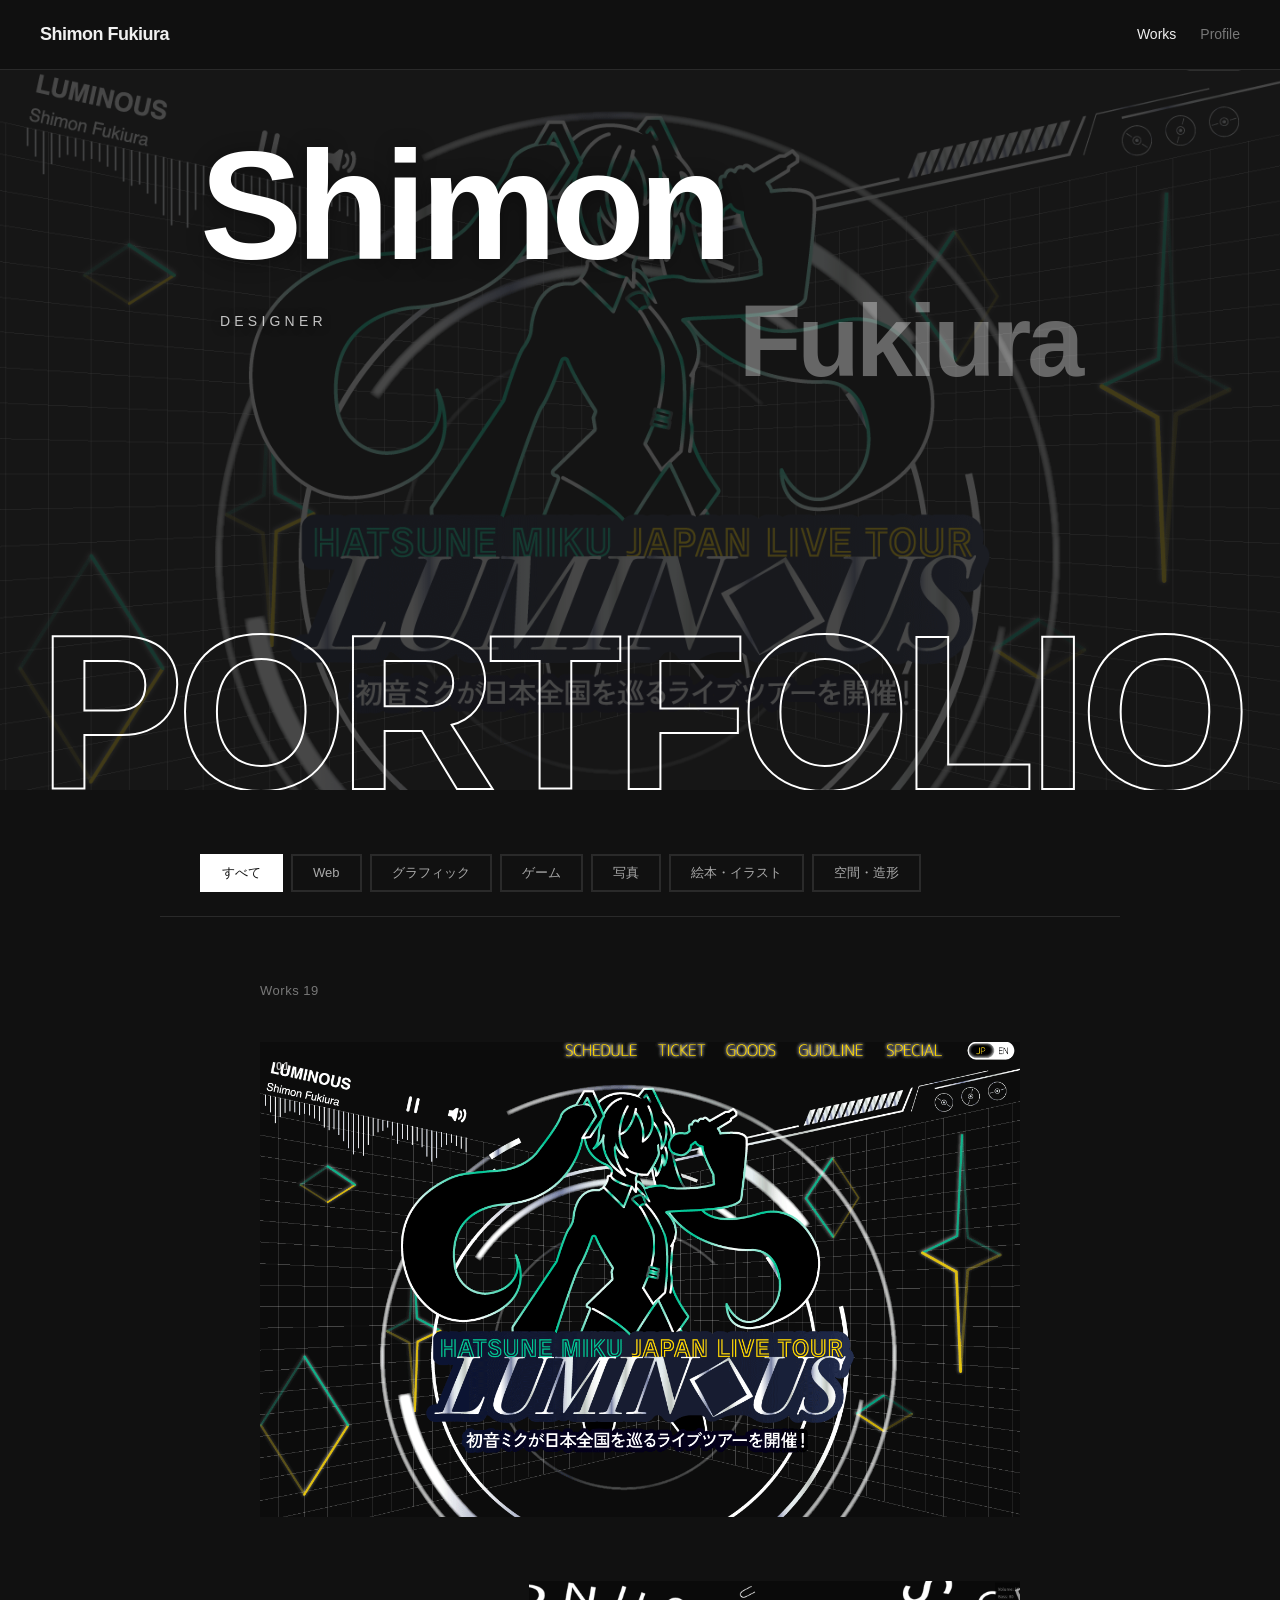
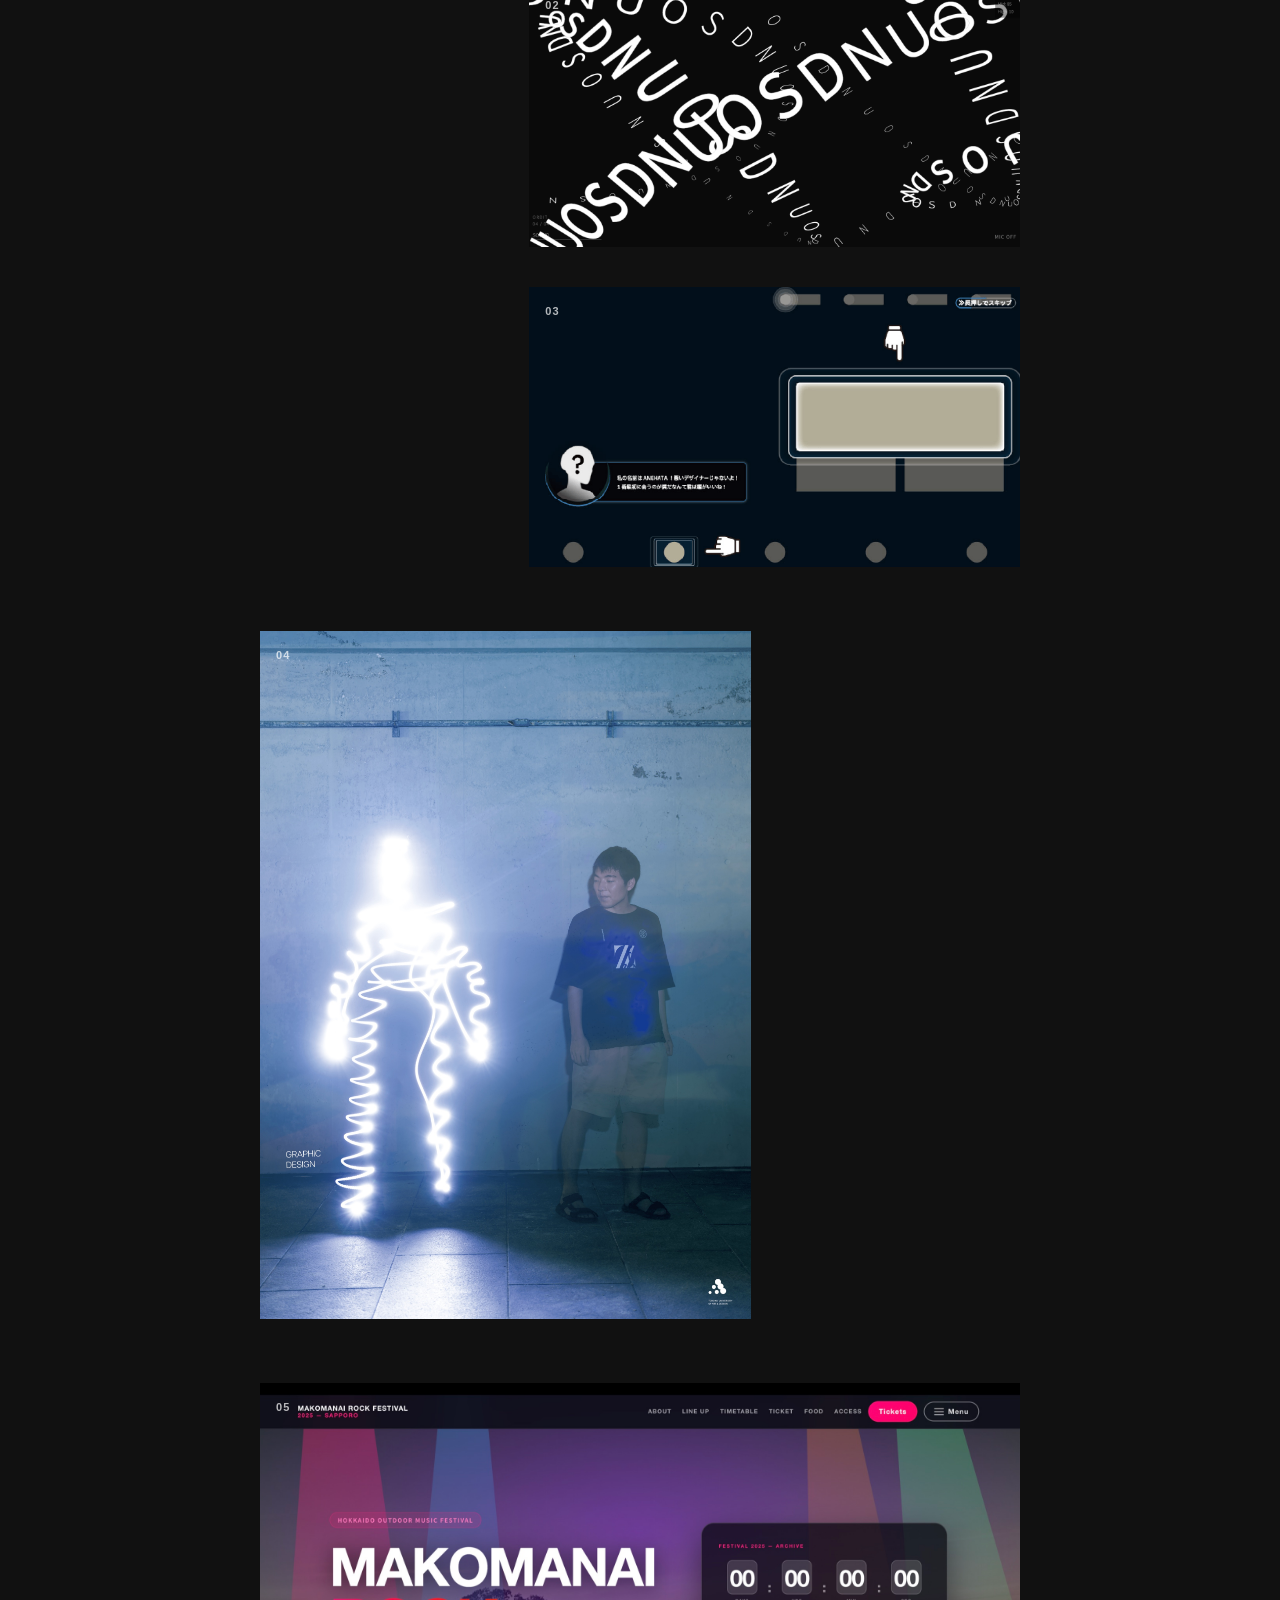
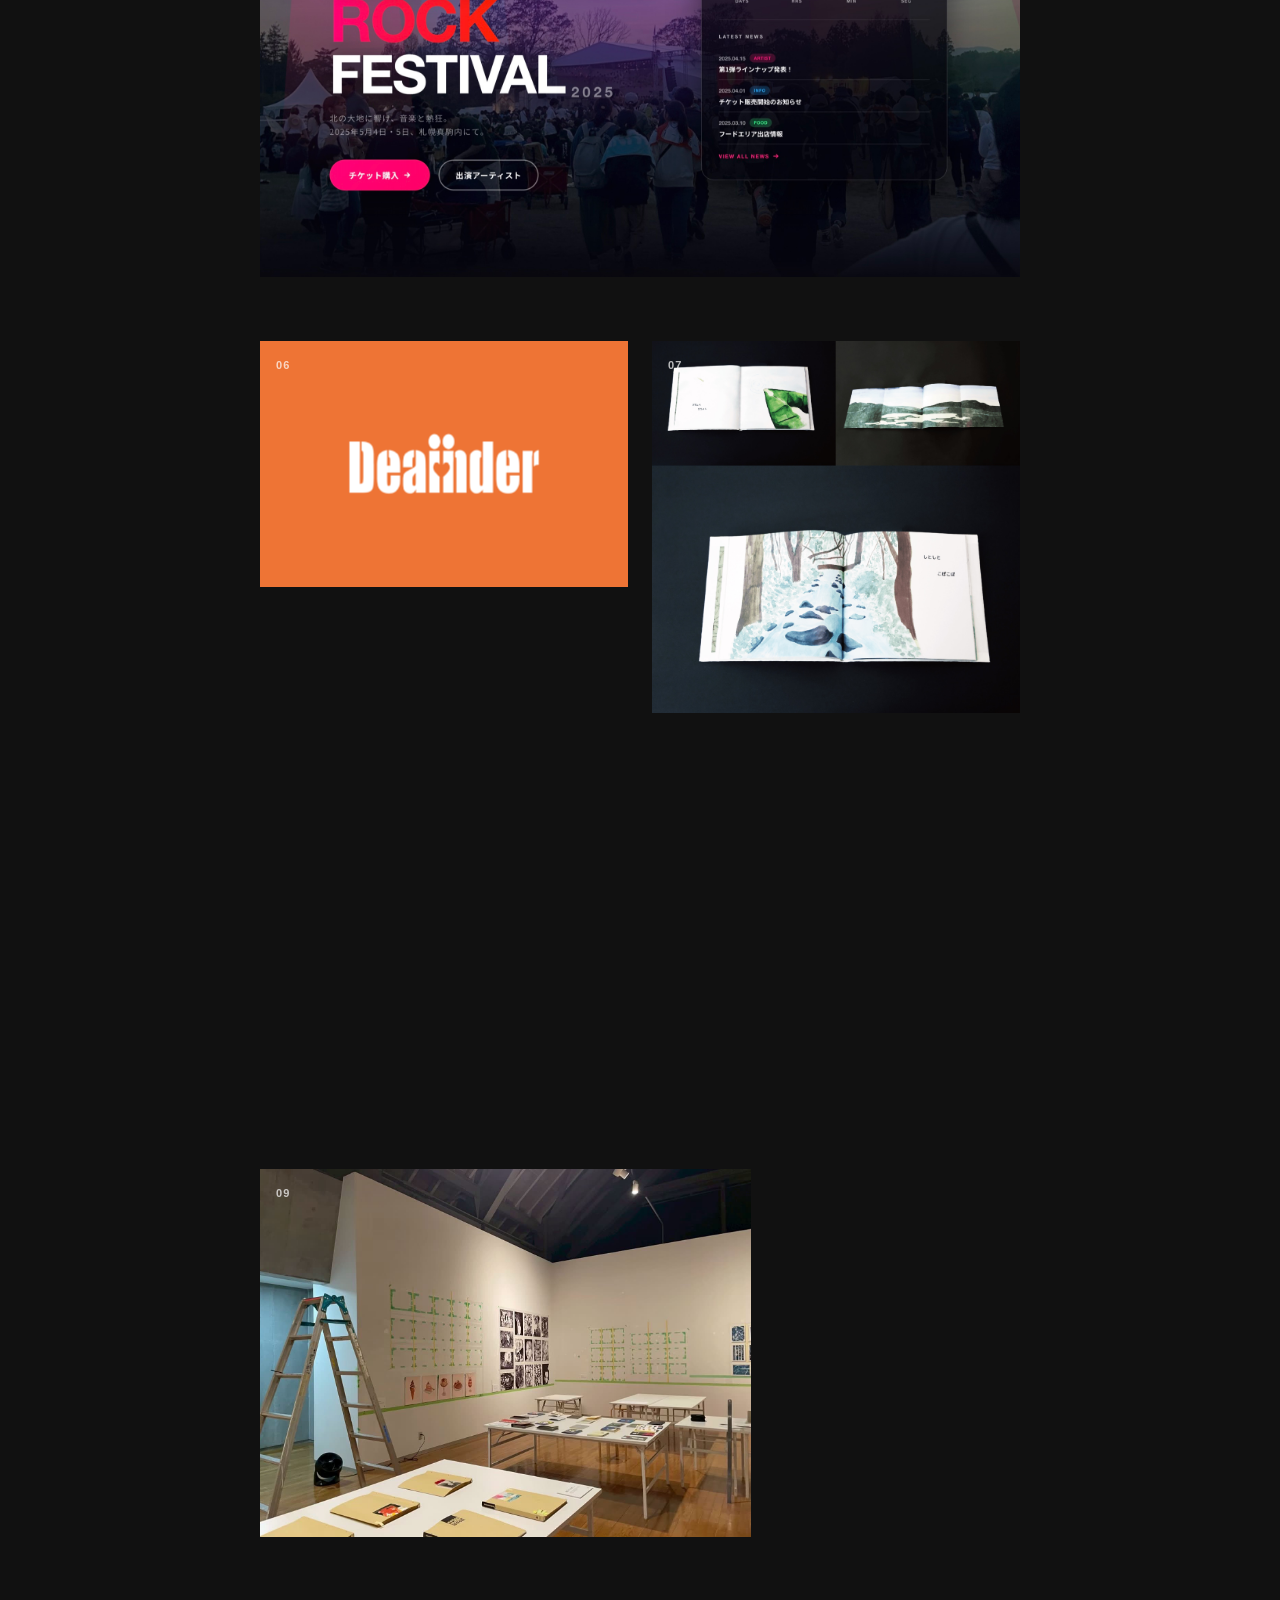
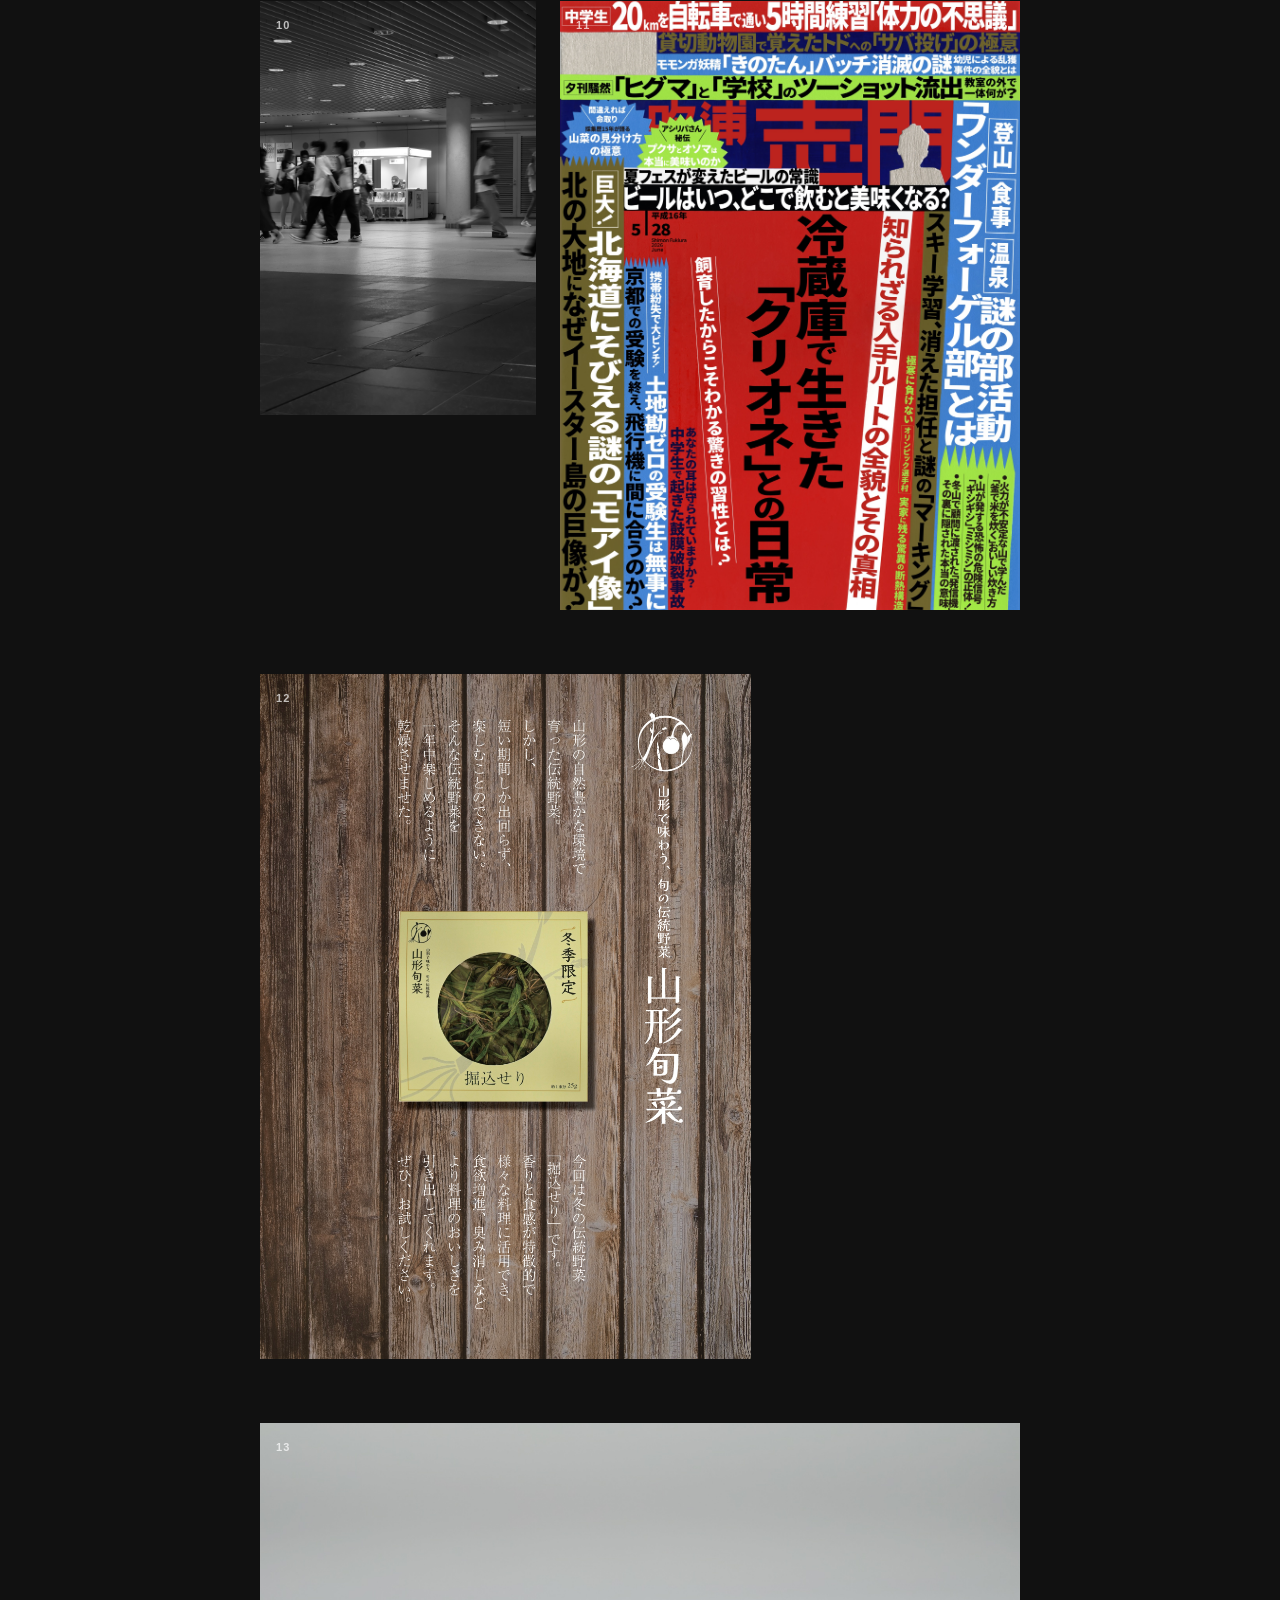
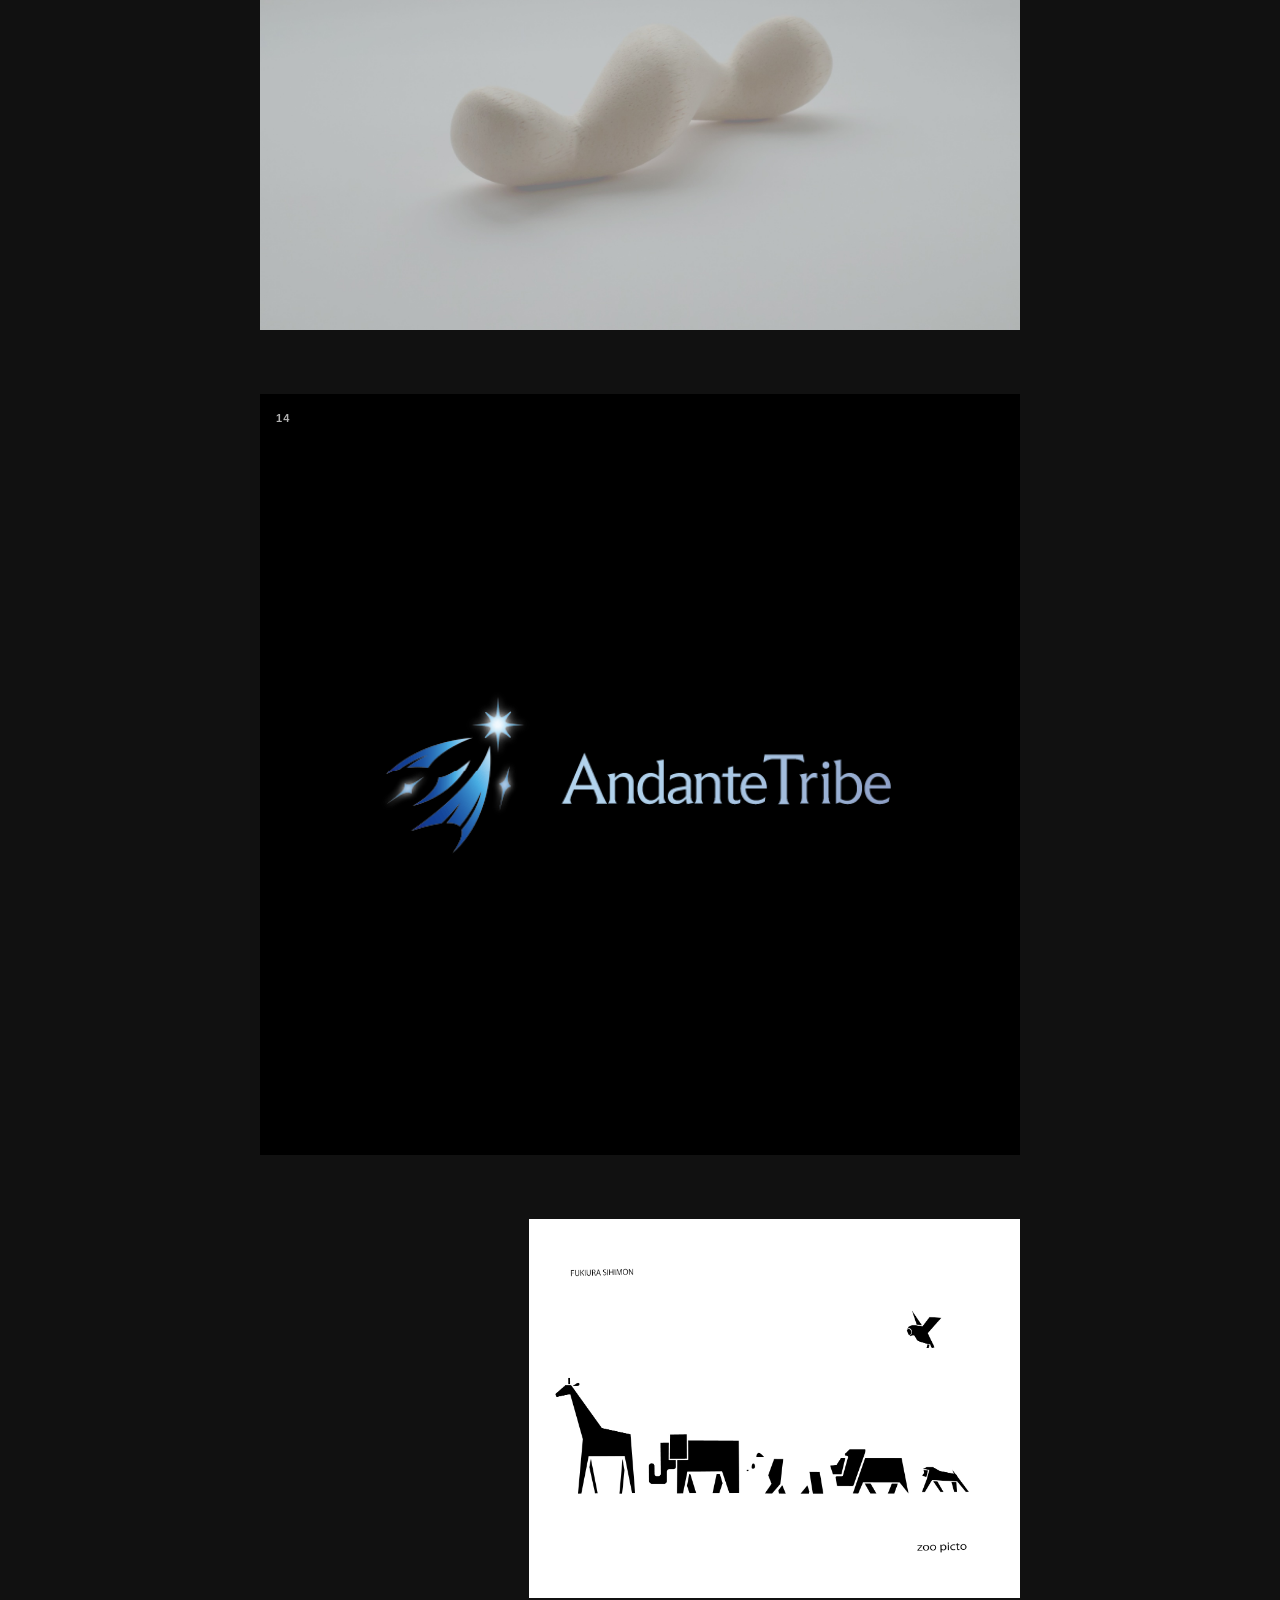
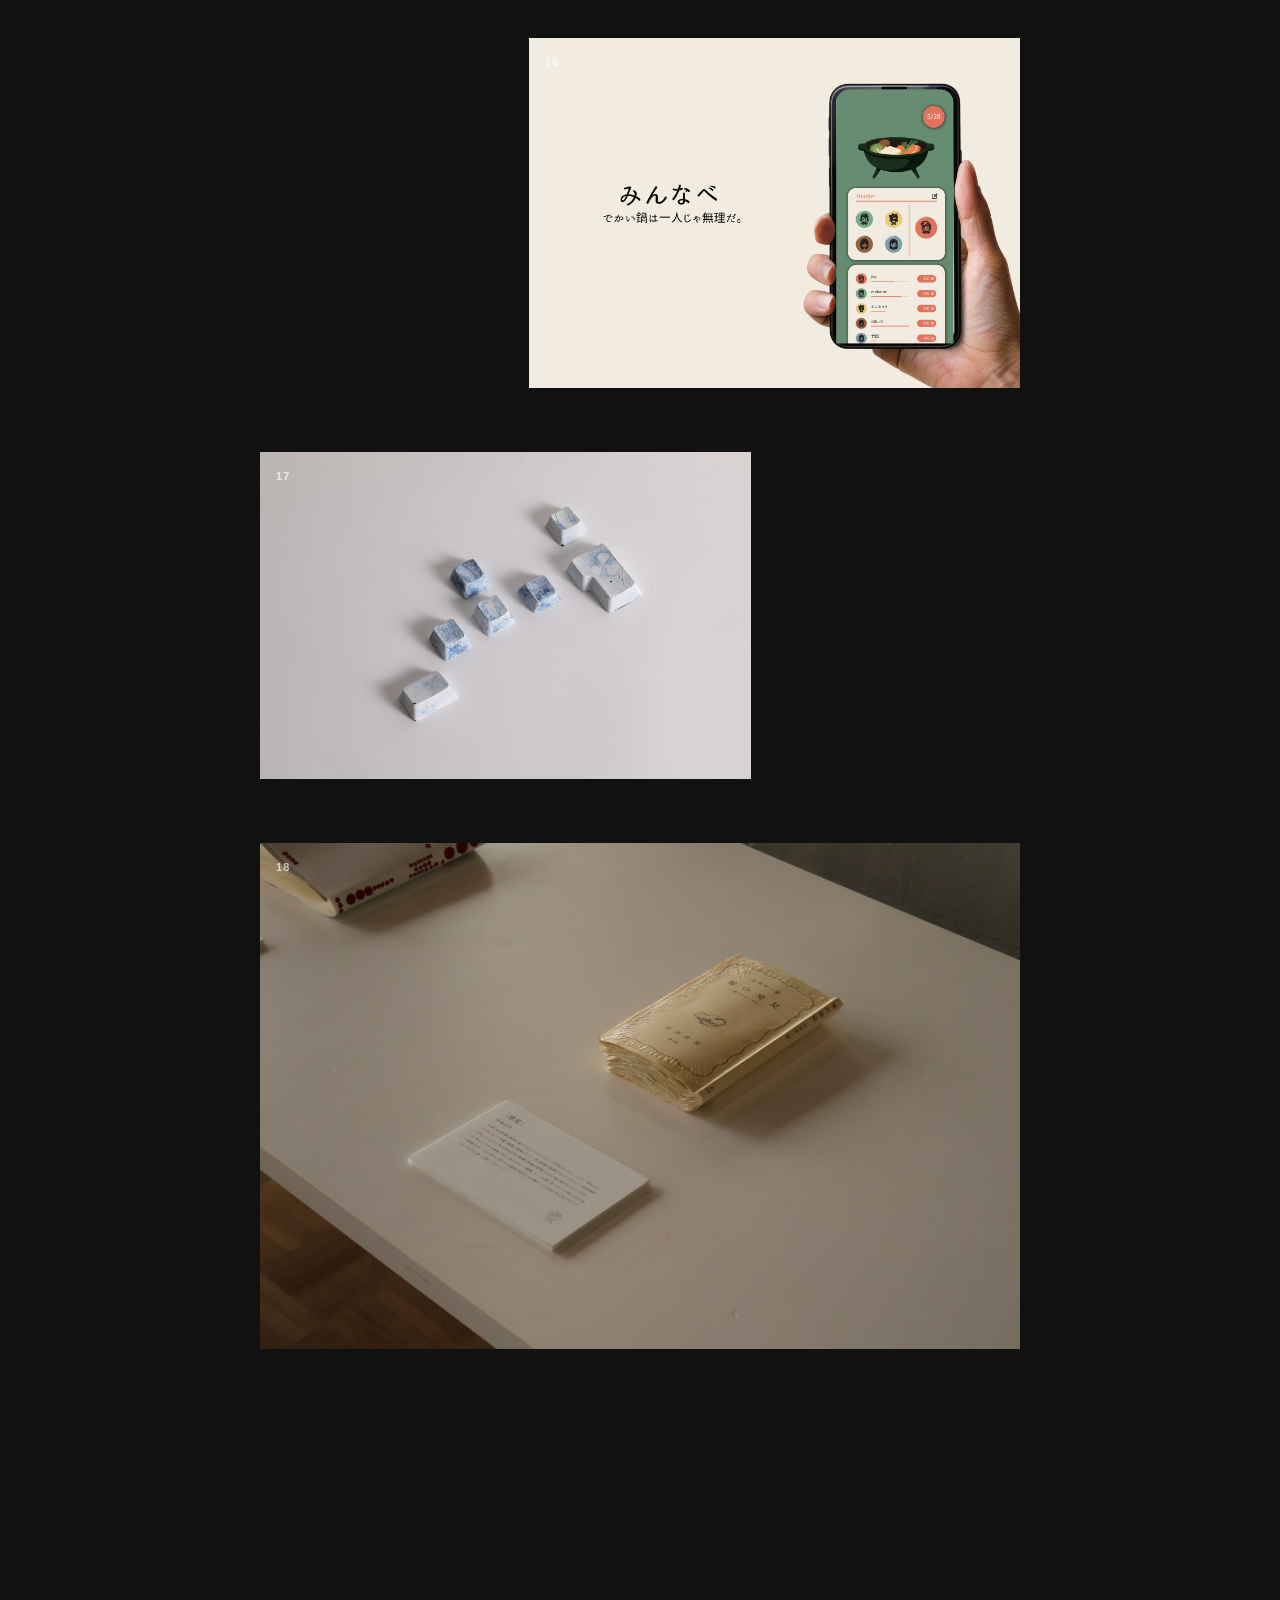
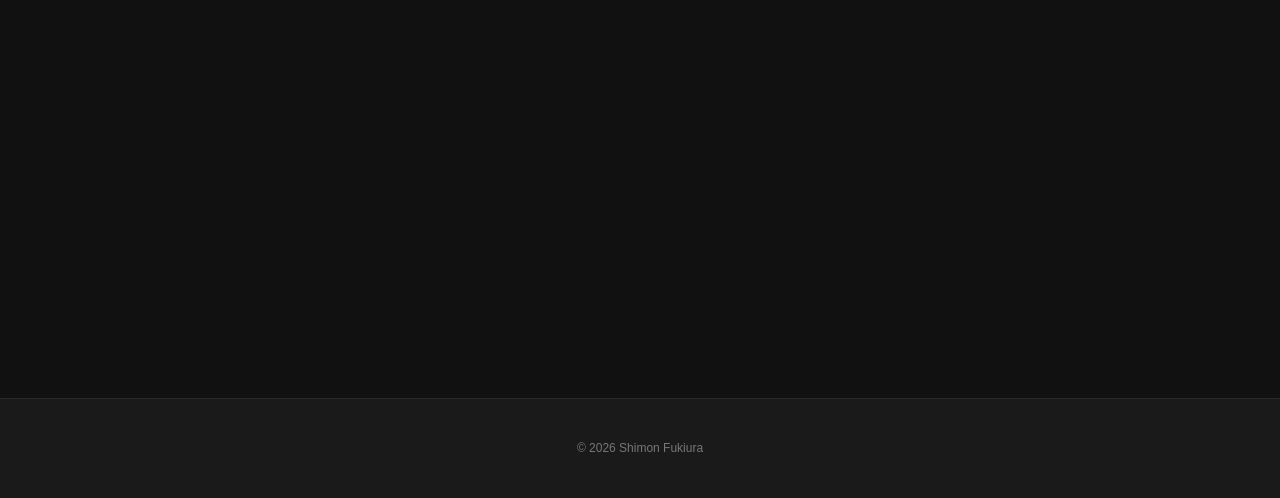
<file: index.html>
<!DOCTYPE html>
<html lang="ja">
<head>
  <meta charset="UTF-8">
  <meta name="viewport" content="width=device-width, initial-scale=1.0">
  <title>Shimon Fukiura — Portfolio</title>
  <meta name="description" content="Shimon Fukiura のポートフォリオサイト。Web・グラフィック・空間など幅広い領域の制作物を紹介しています。">
  <link rel="stylesheet" href="css/style.css?v=30">
</head>
<body>

  <!-- ヘッダー -->
  <header class="header">
    <a href="index.html" class="header__logo">Shimon Fukiura</a>
    <nav class="header__nav" id="globalNav">
      <a href="index.html" class="header__nav-link header__nav-link--active">Works</a>
      <a href="profile.html" class="header__nav-link">Profile</a>
    </nav>
    <button class="header__hamburger" id="hamburgerBtn" aria-label="メニューを開く" aria-expanded="false">
      <span></span><span></span><span></span>
    </button>
  </header>

  <!-- ヒーローセクション -->
  <section class="hero">
    <div class="hero__deco" aria-hidden="true">PORTFOLIO</div>
    <div class="hero__inner">
      <h1 class="hero__first-name">Shimon</h1>
      <span class="hero__last-name" aria-hidden="true">Fukiura</span>
      <p class="hero__title">Designer</p>
    </div>
  </section>

  <!-- カテゴリフィルタ -->
  <div class="filter" id="categoryFilter" role="toolbar" aria-label="カテゴリフィルタ">
    <button class="filter__btn filter__btn--active" data-category="all">すべて</button>
    <button class="filter__btn" data-category="Web">Web</button>
    <button class="filter__btn" data-category="グラフィック">グラフィック</button>
    <button class="filter__btn" data-category="ゲーム">ゲーム</button>
    <button class="filter__btn" data-category="写真">写真</button>
    <button class="filter__btn" data-category="絵本・イラスト">絵本・イラスト</button>
    <button class="filter__btn" data-category="空間・造形">空間・造形</button>
  </div>

  <!-- 作品一覧 -->
  <section class="works">
    <p class="works__heading">Works <span id="worksCount">13</span></p>
    <div class="works__flow" id="worksFlow">
      <!-- JSで動的に描画 -->
    </div>
  </section>

  <!-- フッター -->
  <footer class="footer">
    <p class="footer__copy">&copy; 2026 Shimon Fukiura</p>
  </footer>

  <script src="js/main.js?v=9"></script>
</body>
</html>
</file>
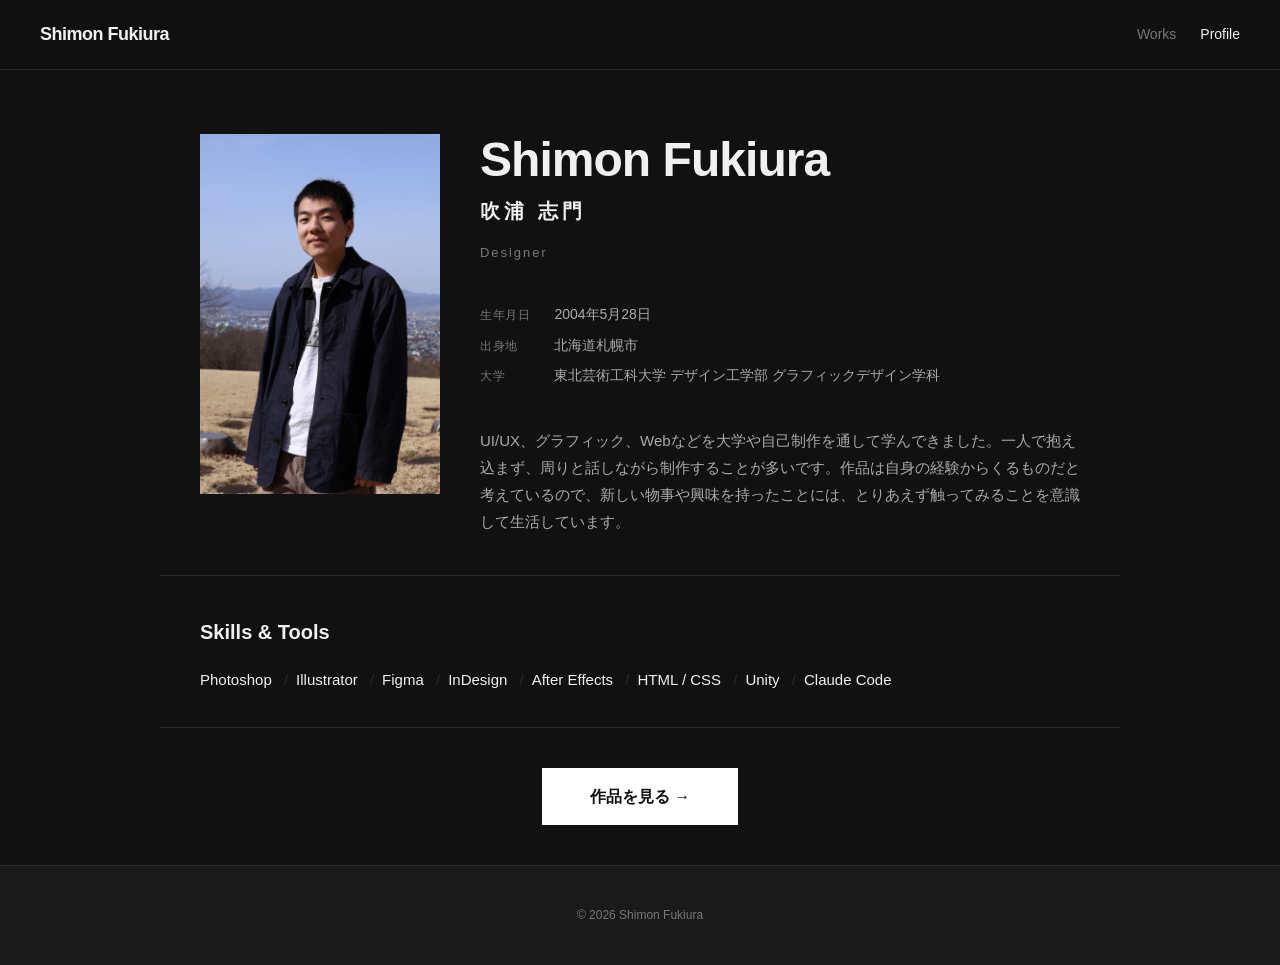
<file: profile.html>
<!DOCTYPE html>
<html lang="ja">
<head>
  <meta charset="UTF-8">
  <meta name="viewport" content="width=device-width, initial-scale=1.0">
  <title>Profile — Shimon Fukiura</title>
  <meta name="description" content="Shimon Fukiura のプロフィール。Web・グラフィック・空間デザインを手がけるデザイナーです。">
  <link rel="stylesheet" href="css/style.css?v=29">
</head>
<body>

  <!-- ヘッダー -->
  <header class="header">
    <a href="index.html" class="header__logo">Shimon Fukiura</a>
    <nav class="header__nav" id="globalNav">
      <a href="index.html" class="header__nav-link">Works</a>
      <a href="profile.html" class="header__nav-link header__nav-link--active">Profile</a>
    </nav>
    <button class="header__hamburger" id="hamburgerBtn" aria-label="メニューを開く" aria-expanded="false">
      <span></span><span></span><span></span>
    </button>
  </header>

  <main class="profile">

    <!-- プロフィールヘッダー -->
    <section class="profile__header fade-in">
      <img class="profile__photo" src="images/顔写真/IMG_1886.JPG" alt="吹浦 志門">
      <div class="profile__info">
        <h1 class="profile__name">Shimon Fukiura</h1>
        <p class="profile__name-ja">吹浦 志門</p>
        <p class="profile__title">Designer</p>
        <div class="profile__details">
          <p><span class="profile__details-label">生年月日</span><span class="profile__details-value">2004年5月28日</span></p>
          <p><span class="profile__details-label">出身地</span><span class="profile__details-value">北海道札幌市</span></p>
          <p><span class="profile__details-label">大学</span><span class="profile__details-value">東北芸術工科大学 デザイン工学部 グラフィックデザイン学科</span></p>
        </div>
        <p class="profile__bio">
          UI/UX、グラフィック、Webなどを大学や自己制作を通して学んできました。一人で抱え込まず、周りと話しながら制作することが多いです。作品は自身の経験からくるものだと考えているので、新しい物事や興味を持ったことには、とりあえず触ってみることを意識して生活しています。
        </p>
      </div>
    </section>

    <!-- スキル・使用ツール -->
    <section class="profile__skills fade-in">
      <h2>Skills & Tools</h2>
      <div class="profile__skills-list">
        <span class="profile__skill-item">Photoshop</span>
        <span class="profile__skill-item">Illustrator</span>
        <span class="profile__skill-item">Figma</span>
        <span class="profile__skill-item">InDesign</span>
        <span class="profile__skill-item">After Effects</span>
        <span class="profile__skill-item">HTML / CSS</span>
        <span class="profile__skill-item">Unity</span>
        <span class="profile__skill-item">Claude Code</span>
      </div>
    </section>

    <!-- CTA -->
    <section class="profile__cta fade-in">
      <a href="index.html" class="profile__cta-link">作品を見る →</a>
    </section>

  </main>

  <!-- フッター -->
  <footer class="footer">
    <p class="footer__copy">&copy; 2026 Shimon Fukiura</p>
  </footer>

  <script src="js/main.js?v=9"></script>
</body>
</html>
</file>
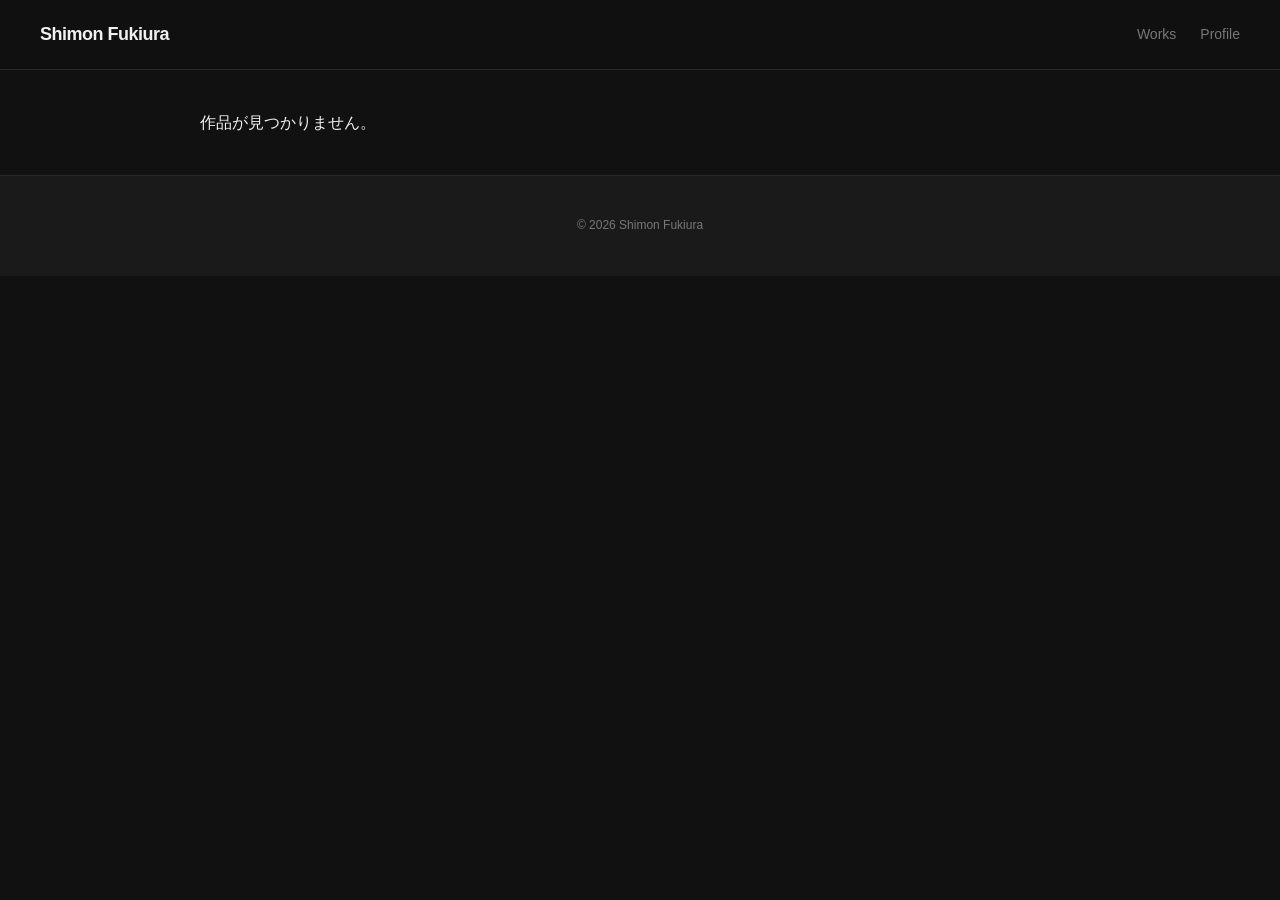
<file: work.html>
<!DOCTYPE html>
<html lang="ja">
<head>
  <meta charset="UTF-8">
  <meta name="viewport" content="width=device-width, initial-scale=1.0">
  <title>作品詳細 — Shimon Fukiura</title>
  <meta name="description" content="Shimon Fukiura の作品詳細ページ">
  <link rel="stylesheet" href="css/style.css?v=29">
</head>
<body>

  <!-- ヘッダー -->
  <header class="header">
    <a href="index.html" class="header__logo">Shimon Fukiura</a>
    <nav class="header__nav" id="globalNav">
      <a href="index.html" class="header__nav-link">Works</a>
      <a href="profile.html" class="header__nav-link">Profile</a>
    </nav>
    <button class="header__hamburger" id="hamburgerBtn" aria-label="メニューを開く" aria-expanded="false">
      <span></span><span></span><span></span>
    </button>
  </header>

  <!-- 作品詳細コンテンツ（JSで描画） -->
  <main class="work-detail" id="workDetailContent">
  </main>

  <!-- フッター -->
  <footer class="footer">
    <p class="footer__copy">&copy; 2026 Shimon Fukiura</p>
  </footer>

  <script src="js/main.js?v=9"></script>
</body>
</html>
</file>
<file: css/style.css>
/* ========================================
   カスタムプロパティ
   ======================================== */
:root {
  /* カラー（ダークテーマ） */
  --color-bg: #111111;
  --color-bg-sub: #1a1a1a;
  --color-text: #f0f0f0;
  --color-text-sub: #aaaaaa;
  --color-text-muted: #777777;
  --color-border: #2a2a2a;
  --color-accent: #f0f0f0;
  --color-white: #ffffff;

  /* タイポグラフィ */
  --font-base: 'Helvetica Neue', Arial, 'Hiragino Kaku Gothic ProN', 'Hiragino Sans', Meiryo, sans-serif;
  --font-weight-normal: 400;
  --font-weight-bold: 700;
  --font-weight-black: 900;

  /* スペーシング */
  --space-xs: 4px;
  --space-sm: 8px;
  --space-md: 16px;
  --space-lg: 24px;
  --space-xl: 40px;
  --space-2xl: 64px;
  --space-3xl: 100px;

  /* レイアウト */
  --content-max-width: 960px;
  --content-padding: 40px;

  /* トランジション */
  --transition-fast: 0.2s ease;
  --transition-base: 0.35s ease;
  --transition-slow: 0.5s ease;
}

@media (max-width: 768px) {
  :root {
    --content-padding: 20px;
    --space-3xl: 60px;
  }
}

/* ========================================
   リセット・ベース
   ======================================== */
*,
*::before,
*::after {
  margin: 0;
  padding: 0;
  box-sizing: border-box;
}

html {
  scroll-behavior: smooth;
  -webkit-text-size-adjust: 100%;
}

body {
  font-family: var(--font-base);
  font-weight: var(--font-weight-normal);
  color: var(--color-text);
  background-color: var(--color-bg);
  line-height: 1.6;
  -webkit-font-smoothing: antialiased;
  -moz-osx-font-smoothing: grayscale;
}

img {
  max-width: 100%;
  height: auto;
  display: block;
}

a {
  color: inherit;
  text-decoration: none;
}

button {
  font-family: inherit;
  cursor: pointer;
  border: none;
  background: none;
}

ul, ol {
  list-style: none;
}

/* ========================================
   ヘッダー
   ======================================== */
.header {
  display: flex;
  justify-content: space-between;
  align-items: center;
  padding: 20px var(--content-padding);
  position: sticky;
  top: 0;
  background: rgba(17, 17, 17, 0.95);
  backdrop-filter: blur(8px);
  -webkit-backdrop-filter: blur(8px);
  z-index: 100;
  border-bottom: 1px solid var(--color-border);
}

.header__logo {
  font-size: 18px;
  font-weight: var(--font-weight-bold);
  color: var(--color-text);
  letter-spacing: -0.5px;
}

.header__nav {
  display: flex;
  gap: var(--space-lg);
  align-items: center;
}

.header__nav-link {
  font-size: 14px;
  color: var(--color-text-muted);
  transition: color var(--transition-fast);
}

.header__nav-link:hover,
.header__nav-link--active {
  color: var(--color-text);
}

/* SPナビ */
.header__hamburger {
  display: none;
  flex-direction: column;
  justify-content: center;
  gap: 5px;
  width: 28px;
  height: 28px;
  padding: 0;
}

.header__hamburger span {
  display: block;
  height: 2px;
  background: var(--color-text);
  transition: transform var(--transition-base), opacity var(--transition-base);
}

.header__hamburger--open span:nth-child(1) {
  transform: translateY(7px) rotate(45deg);
}

.header__hamburger--open span:nth-child(2) {
  opacity: 0;
}

.header__hamburger--open span:nth-child(3) {
  transform: translateY(-7px) rotate(-45deg);
}

@media (max-width: 768px) {
  .header__logo {
    font-size: 15px;
  }

  .header__nav {
    display: none;
  }

  .header__nav--open {
    display: flex;
    flex-direction: column;
    position: fixed;
    top: 0;
    left: 0;
    right: 0;
    bottom: 0;
    background: var(--color-bg);
    justify-content: center;
    align-items: center;
    gap: var(--space-xl);
    z-index: 200;
  }

  .header__nav--open .header__nav-link {
    font-size: 24px;
    color: var(--color-text);
  }

  .header__hamburger {
    display: flex;
    z-index: 300;
  }
}

/* ========================================
   ヒーローセクション
   ======================================== */
.hero {
  position: relative;
  min-height: 80vh;
  overflow: hidden;
  background: #1a1a1a;
}

.hero__bg {
  position: absolute;
  inset: 0;
  z-index: 0;
}

.hero__bg-img {
  position: absolute;
  inset: 0;
  width: 100%;
  height: 100%;
  object-fit: cover;
  opacity: 0;
  transition: opacity 1.5s ease;
}

.hero__bg-img--active {
  opacity: 0.2;
}

.hero__inner {
  position: relative;
  width: 100%;
  min-height: 80vh;
  max-width: var(--content-max-width);
  margin: 0 auto;
  z-index: 1;
}

.hero__first-name {
  position: absolute;
  top: 60px;
  left: var(--content-padding);
  font-size: clamp(72px, 12vw, 160px);
  font-weight: var(--font-weight-black);
  color: #fff;
  letter-spacing: -0.04em;
  line-height: 1;
  text-shadow: 0 2px 20px rgba(0, 0, 0, 0.4);
}

.hero__last-name {
  position: absolute;
  top: clamp(140px, 20vw, 220px);
  right: var(--content-padding);
  font-size: clamp(48px, 8vw, 110px);
  font-weight: var(--font-weight-black);
  color: rgba(255, 255, 255, 0.35);
  letter-spacing: -0.04em;
  line-height: 1;
  text-align: right;
}

.hero__title {
  position: absolute;
  top: clamp(180px, 22vw, 240px);
  left: calc(var(--content-padding) + 20px);
  font-size: 14px;
  color: rgba(255, 255, 255, 0.75);
  letter-spacing: 0.3em;
  text-transform: uppercase;
  text-shadow: 0 1px 8px rgba(0, 0, 0, 0.5);
}

.hero__intro {
  position: absolute;
  bottom: 60px;
  right: var(--content-padding);
  font-size: 14px;
  color: rgba(255, 255, 255, 0.85);
  max-width: 360px;
  text-align: right;
  line-height: 1.8;
  text-shadow: 0 1px 8px rgba(0, 0, 0, 0.5);
}

.hero__deco {
  position: absolute;
  bottom: -0.15em;
  left: 50%;
  transform: translateX(-50%);
  font-size: clamp(100px, 18vw, 220px);
  font-weight: var(--font-weight-black);
  color: transparent;
  -webkit-text-stroke: 2px #fff;
  letter-spacing: -0.04em;
  line-height: 1;
  white-space: nowrap;
  pointer-events: none;
  z-index: 0;
}

@media (max-width: 768px) {
  .hero {
    min-height: 70vh;
  }

  .hero__inner {
    min-height: 70vh;
  }

  .hero__title {
    font-size: 11px;
    letter-spacing: 0.2em;
  }

}

/* ========================================
   カテゴリフィルタ
   ======================================== */
.filter {
  padding: var(--space-2xl) var(--content-padding) var(--space-lg);
  border-bottom: 1px solid var(--color-border);
  display: flex;
  gap: var(--space-sm);
  flex-wrap: wrap;
  max-width: var(--content-max-width);
  margin: 0 auto;
}

.filter__btn {
  padding: 8px 20px;
  border: 2px solid var(--color-border);
  background: var(--color-bg);
  font-size: 13px;
  color: var(--color-text-sub);
  transition: all var(--transition-fast);
}

.filter__btn:hover {
  border-color: var(--color-text);
  color: var(--color-text);
}

.filter__btn--active {
  background: var(--color-white);
  color: #111111;
  border-color: var(--color-white);
}

@media (max-width: 768px) {
  .filter {
    flex-wrap: nowrap;
    overflow-x: auto;
    -webkit-overflow-scrolling: touch;
    scrollbar-width: none;
  }

  .filter::-webkit-scrollbar {
    display: none;
  }

  .filter__btn {
    flex-shrink: 0;
    padding: 6px 14px;
    font-size: 12px;
  }
}

/* ========================================
   作品一覧 — エディトリアル構成
   ======================================== */
.works {
  padding: var(--space-2xl) var(--space-3xl);
  max-width: var(--content-max-width);
  margin: 0 auto;
}

.works__heading {
  font-size: 13px;
  color: var(--color-text-muted);
  letter-spacing: 0.04em;
  margin-bottom: var(--space-xl);
}

.works__flow {
  display: flex;
  flex-direction: column;
  gap: var(--space-2xl);
}

/* レイアウトの行パターン */
.works__row {
  display: grid;
  gap: var(--space-lg);
}

.works__row--full {
  grid-template-columns: 1fr;
}

.works__row--right {
  grid-template-columns: 1fr 2fr;
}

.works__row--left {
  grid-template-columns: 2fr 1fr;
}

.works__row--pair {
  grid-template-columns: 1fr 1fr;
}

.works__row--offset-r {
  grid-template-columns: 3fr 5fr;
}

.works__row--offset-l {
  grid-template-columns: 5fr 3fr;
}

.works__spacer {
  pointer-events: none;
}

.works__column {
  display: flex;
  flex-direction: column;
  gap: var(--space-xl);
}

/* 作品カード */
.work-card {
  position: relative;
  overflow: hidden;
  display: block;
  height: fit-content;
  align-self: start;
  background: var(--color-bg);
}

.work-card__thumb {
  width: 100%;
  height: auto;
  display: block;
  background: var(--color-bg);
  transform: scale(1.03);
  transition: transform 0.5s ease;
}

.work-card__placeholder {
  width: 100%;
  aspect-ratio: 3/2;
  background: #2a2a2a;
  display: flex;
  align-items: center;
  justify-content: center;
  color: #666;
  font-size: 13px;
  transition: transform 0.5s ease;
}

.work-card:hover .work-card__thumb,
.work-card:hover .work-card__placeholder {
  transform: scale(1.06);
}

.work-card__num {
  position: absolute;
  top: var(--space-md);
  left: var(--space-md);
  font-size: 11px;
  color: rgba(255, 255, 255, 0.7);
  letter-spacing: 0.1em;
  font-weight: var(--font-weight-bold);
  z-index: 2;
}

.work-card__info {
  position: absolute;
  bottom: 0;
  left: 0;
  right: 0;
  padding: var(--space-lg) 24px;
  background: linear-gradient(transparent 0%, rgba(26, 26, 26, 0.85) 100%);
  transform: translateY(100%);
  transition: transform var(--transition-base);
}

.work-card:hover .work-card__info {
  transform: translateY(0);
}

.work-card:focus-visible .work-card__info {
  transform: translateY(0);
}

.work-card__title {
  font-size: 18px;
  font-weight: var(--font-weight-black);
  color: var(--color-white);
  letter-spacing: -0.02em;
}

.work-card__cat {
  font-size: 11px;
  color: rgba(255, 255, 255, 0.7);
  margin-top: var(--space-xs);
}

/* フルワイドカードのタイトルを大きく */
.works__row--full .work-card__title {
  font-size: 28px;
}


@media (max-width: 768px) {
  .works {
    padding: var(--space-lg) var(--content-padding);
  }

  .works__flow {
    gap: var(--space-xl);
  }

  /* SPでは全て1列に */
  .works__row {
    grid-template-columns: 1fr;
  }

  .works__spacer {
    display: none;
  }

  .works__row--pair {
    grid-template-columns: 1fr 1fr;
  }

  /* SPではタイトル常時表示 */
  .work-card__info {
    position: static;
    transform: none;
    background: none;
    padding: var(--space-sm) 0 0;
  }

  .work-card__title {
    font-size: 14px;
    color: var(--color-text) !important;
  }

  .work-card__cat {
    color: var(--color-text-muted) !important;
  }

  .works__row--full .work-card__title {
    font-size: 18px;
  }

  .works__row--pair .work-card__title {
    font-size: 12px;
  }
}

/* ========================================
   フッター
   ======================================== */
.footer {
  padding: var(--space-xl) var(--content-padding);
  text-align: center;
  border-top: 1px solid var(--color-border);
  background: var(--color-bg-sub);
}

.footer__copy {
  font-size: 12px;
  color: var(--color-text-muted);
}

/* ========================================
   作品詳細ページ
   ======================================== */
.work-detail {
  max-width: var(--content-max-width);
  margin: 0 auto;
}

.work-detail__back {
  display: inline-block;
  padding: var(--space-md) var(--content-padding);
  font-size: 13px;
  color: var(--color-text-muted);
  transition: color var(--transition-fast);
}

.work-detail__back:hover {
  color: var(--color-text);
}

.work-detail__header {
  padding: var(--space-xl) var(--content-padding) var(--space-lg);
}

.work-detail__category {
  display: inline-block;
  font-size: 12px;
  color: var(--color-text-muted);
  letter-spacing: 0.1em;
  margin-bottom: var(--space-md);
}

.work-detail__title {
  font-size: clamp(32px, 5vw, 56px);
  font-weight: var(--font-weight-black);
  color: var(--color-text);
  letter-spacing: -0.02em;
  line-height: 1.15;
}

.work-detail__hero-image {
  margin: var(--space-lg) var(--content-padding);
}

.work-detail__hero-image img {
  max-width: 100%;
  height: auto;
  display: block;
  margin: 0 auto;
}

.work-detail__hero-image .placeholder {
  width: 100%;
  height: 0;
  padding-bottom: 56.25%;
  background: #2a2a2a;
  display: flex;
  align-items: center;
  justify-content: center;
  color: var(--color-text-muted);
}

.gallery {
  padding: 0 var(--content-padding);
  margin-bottom: var(--space-xl);
}

.gallery__main {
  background: var(--color-bg-sub);
  display: flex;
  align-items: center;
  justify-content: center;
  margin-bottom: var(--space-md);
}

.gallery__main-img {
  max-width: 100%;
  max-height: 540px;
  height: auto;
  display: block;
  object-fit: contain;
}

.gallery__thumbs {
  display: flex;
  gap: var(--space-sm);
  overflow-x: auto;
  padding-bottom: var(--space-sm);
  -webkit-overflow-scrolling: touch;
}

.gallery__thumb {
  flex: 0 0 auto;
  width: 72px;
  height: 72px;
  padding: 0;
  border: 2px solid transparent;
  border-radius: 4px;
  background: var(--color-bg-sub);
  cursor: pointer;
  overflow: hidden;
  transition: border-color var(--transition-fast);
}

.gallery__thumb img {
  width: 100%;
  height: 100%;
  object-fit: cover;
  display: block;
}

.gallery__thumb--active {
  border-color: var(--color-accent);
}

.gallery__thumb:hover {
  border-color: var(--color-text-muted);
}

/* スタックギャラリー */
.stack-gallery {
  padding: 0 var(--content-padding);
  margin-bottom: var(--space-xl);
  display: flex;
  flex-direction: column;
  gap: var(--space-lg);
}

.stack-gallery__img {
  width: 100%;
  height: auto;
  display: block;
  object-fit: contain;
}

/* ブックビューワー */
.book-viewer {
  padding: 0 var(--content-padding);
  margin-bottom: var(--space-xl);
}

.book-viewer__stage {
  position: relative;
  display: flex;
  align-items: center;
  justify-content: center;
  background: var(--color-bg-sub);
  min-height: 400px;
}

.book-viewer__page {
  max-width: 100%;
  max-height: 640px;
  height: auto;
  display: block;
  object-fit: contain;
  transition: opacity 0.25s ease;
}

.book-viewer__arrow {
  position: absolute;
  top: 50%;
  transform: translateY(-50%);
  width: 48px;
  height: 48px;
  border: none;
  border-radius: 50%;
  background: rgba(0, 0, 0, 0.4);
  color: #fff;
  font-size: 1.5rem;
  cursor: pointer;
  transition: background var(--transition-fast), opacity var(--transition-fast);
  z-index: 2;
  display: flex;
  align-items: center;
  justify-content: center;
}

.book-viewer__arrow:hover {
  background: rgba(0, 0, 0, 0.65);
}

.book-viewer__arrow:disabled {
  opacity: 0.2;
  cursor: default;
}

.book-viewer__arrow--prev {
  left: var(--space-md);
}

.book-viewer__arrow--next {
  right: var(--space-md);
}

.book-viewer__counter {
  text-align: center;
  margin-top: var(--space-md);
  color: var(--color-text-muted);
  font-size: 0.85rem;
  letter-spacing: 0.1em;
}

@media (max-width: 768px) {
  .book-viewer__stage {
    min-height: 260px;
  }

  .book-viewer__page {
    max-height: 420px;
  }

  .book-viewer__arrow {
    width: 36px;
    height: 36px;
    font-size: 1.2rem;
  }

  .book-viewer__arrow--prev {
    left: var(--space-xs);
  }

  .book-viewer__arrow--next {
    right: var(--space-xs);
  }
}

.work-detail__content {
  display: grid;
  grid-template-columns: 2fr 1fr;
  gap: var(--space-xl);
  padding: var(--space-xl) var(--content-padding);
  border-top: 1px solid var(--color-border);
}

.work-detail__overview h2 {
  font-size: 20px;
  font-weight: var(--font-weight-bold);
  margin-bottom: var(--space-md);
}

.work-detail__overview h2 + p + h2,
.work-detail__overview h2 + p + h3,
.work-detail__overview p + h2 {
  margin-top: var(--space-xl);
}

.work-detail__overview p {
  font-size: 15px;
  color: var(--color-text-sub);
  line-height: 1.8;
  margin-bottom: var(--space-lg);
}

.work-detail__overview p:last-child {
  margin-bottom: 0;
}

.work-detail__overview h3 {
  font-size: 14px;
  font-weight: var(--font-weight-bold);
  color: var(--color-text-muted);
  margin-bottom: var(--space-sm);
  letter-spacing: 0.05em;
}

.work-detail__meta {
  height: fit-content;
}

.work-detail__meta-item {
  margin-bottom: var(--space-md);
}

.work-detail__meta-item:last-child {
  margin-bottom: 0;
}

.work-detail__meta-label {
  font-size: 11px;
  color: var(--color-text-muted);
  text-transform: uppercase;
  letter-spacing: 0.1em;
  margin-bottom: var(--space-xs);
}

.work-detail__meta-value {
  font-size: 14px;
  color: var(--color-text);
}

/* 制作プロセス */
.work-detail__process {
  padding: var(--space-xl) var(--content-padding);
  border-top: 1px solid var(--color-border);
}

.work-detail__process h2 {
  font-size: 20px;
  font-weight: var(--font-weight-bold);
  margin-bottom: var(--space-lg);
}

.work-detail__steps {
  display: grid;
  grid-template-columns: repeat(auto-fit, minmax(200px, 1fr));
  gap: var(--space-lg);
}

.work-detail__step {
  padding: 0;
}

.work-detail__step-num {
  font-size: 12px;
  color: var(--color-text-muted);
  font-weight: var(--font-weight-bold);
  margin-bottom: var(--space-xs);
}

.work-detail__step-title {
  font-size: 15px;
  font-weight: var(--font-weight-bold);
  margin-bottom: var(--space-sm);
}

.work-detail__step-desc {
  font-size: 13px;
  color: var(--color-text-sub);
  line-height: 1.7;
}

/* 外部リンク */
.work-detail__external {
  padding: var(--space-lg) var(--content-padding);
}

.work-detail__external-link {
  display: inline-block;
  font-size: 13px;
  color: var(--color-text-sub);
  text-decoration: underline;
  word-break: break-all;
  transition: color var(--transition-fast);
}

.work-detail__external-link:hover {
  color: var(--color-text);
}

/* 関連作品 */
.work-detail__related {
  padding: var(--space-xl) var(--content-padding);
  border-top: 1px solid var(--color-border);
}

.work-detail__related h2 {
  font-size: 16px;
  font-weight: var(--font-weight-bold);
  margin-bottom: var(--space-lg);
}

.work-detail__related-grid {
  display: flex;
  gap: var(--space-lg);
}

.work-detail__related-card {
  width: 200px;
  flex-shrink: 0;
}

.work-detail__related-card .placeholder {
  width: 100%;
  height: 120px;
  background: #2a2a2a;
}

.work-detail__related-card p {
  font-size: 13px;
  font-weight: var(--font-weight-bold);
  margin-top: var(--space-sm);
}

/* 前後ナビ */
.work-detail__nav {
  display: flex;
  justify-content: space-between;
  padding: var(--space-xl) var(--content-padding);
  border-top: 1px solid var(--color-border);
}

.work-detail__nav-link {
  transition: color var(--transition-fast);
}

.work-detail__nav-link:hover {
  color: var(--color-text-sub);
}

.work-detail__nav-label {
  font-size: 11px;
  color: var(--color-text-muted);
  display: block;
  margin-bottom: var(--space-xs);
}

.work-detail__nav-title {
  font-size: 14px;
  font-weight: var(--font-weight-bold);
}

.work-detail__nav-link--next {
  text-align: right;
}

@media (max-width: 768px) {
  .work-detail__content {
    grid-template-columns: 1fr;
  }

  .work-detail__hero-image {
    margin: var(--space-md) 0;
  }

  .work-detail__related-grid {
    overflow-x: auto;
    -webkit-overflow-scrolling: touch;
  }
}

/* ========================================
   プロフィールページ
   ======================================== */
.profile {
  max-width: var(--content-max-width);
  margin: 0 auto;
}

.profile__header {
  display: flex;
  gap: var(--space-xl);
  padding: var(--space-2xl) var(--content-padding) var(--space-xl);
  align-items: flex-start;
}

.profile__photo {
  width: 240px;
  height: auto;
  flex-shrink: 0;
  object-fit: cover;
}

.profile__info {
  flex: 1;
}

.profile__name {
  font-size: clamp(32px, 5vw, 48px);
  font-weight: var(--font-weight-black);
  letter-spacing: -0.02em;
  line-height: 1.1;
}

.profile__name-ja {
  font-size: 20px;
  color: var(--color-text);
  font-weight: var(--font-weight-bold);
  margin-top: var(--space-sm);
  margin-bottom: var(--space-md);
  letter-spacing: 0.2em;
}

.profile__title {
  font-size: 13px;
  color: var(--color-text-muted);
  letter-spacing: 0.15em;
  margin-bottom: var(--space-xl);
}

.profile__details {
  margin-bottom: var(--space-xl);
  display: grid;
  grid-template-columns: auto 1fr;
  gap: var(--space-sm) var(--space-lg);
  align-items: baseline;
}

.profile__details p {
  display: contents;
}

.profile__details-label {
  color: var(--color-text-muted);
  font-size: 12px;
  letter-spacing: 0.05em;
  white-space: nowrap;
}

.profile__details-value {
  font-size: 14px;
  color: var(--color-text-sub);
}

.profile__bio {
  font-size: 15px;
  color: var(--color-text-sub);
  line-height: 1.8;
}

/* スキル */
.profile__skills {
  padding: var(--space-xl) var(--content-padding);
  border-top: 1px solid var(--color-border);
}

.profile__skills h2 {
  font-size: 20px;
  font-weight: var(--font-weight-bold);
  margin-bottom: var(--space-lg);
}

.profile__skills-list {
  display: flex;
  flex-wrap: wrap;
  align-items: center;
}

.profile__skill-item {
  font-size: 15px;
  color: var(--color-text);
  font-weight: 500;
  line-height: 1;
}

.profile__skill-item::after {
  content: ' / ';
  color: var(--color-border);
  margin: 0 var(--space-sm);
}

.profile__skill-item:last-child::after {
  content: '';
  margin: 0;
}

/* CTA */
.profile__cta {
  padding: var(--space-xl) var(--content-padding);
  text-align: center;
  border-top: 1px solid var(--color-border);
}

.profile__cta-link {
  display: inline-block;
  padding: 16px 48px;
  background: var(--color-white);
  color: #111111;
  font-size: 16px;
  font-weight: var(--font-weight-bold);
  transition: opacity var(--transition-fast);
}

.profile__cta-link:hover {
  opacity: 0.8;
}

@media (max-width: 768px) {
  .profile__header {
    flex-direction: column;
    text-align: center;
    padding: var(--space-xl) var(--content-padding);
  }

  .profile__photo {
    width: 160px;
    height: auto;
    margin: 0 auto;
  }

  .profile__bio {
    text-align: left;
  }

  .profile__skill-item {
    font-size: 13px;
  }

  .profile__cta-link {
    display: block;
    padding: 14px;
    font-size: 14px;
  }
}

/* ========================================
   スクロールアニメーション（フェードイン）
   ======================================== */
.fade-in {
  opacity: 0;
  transform: translateY(24px);
  transition: opacity 0.6s ease, transform 0.6s ease;
}

.fade-in--visible {
  opacity: 1 !important;
  transform: translateY(0) !important;
}
</file>
